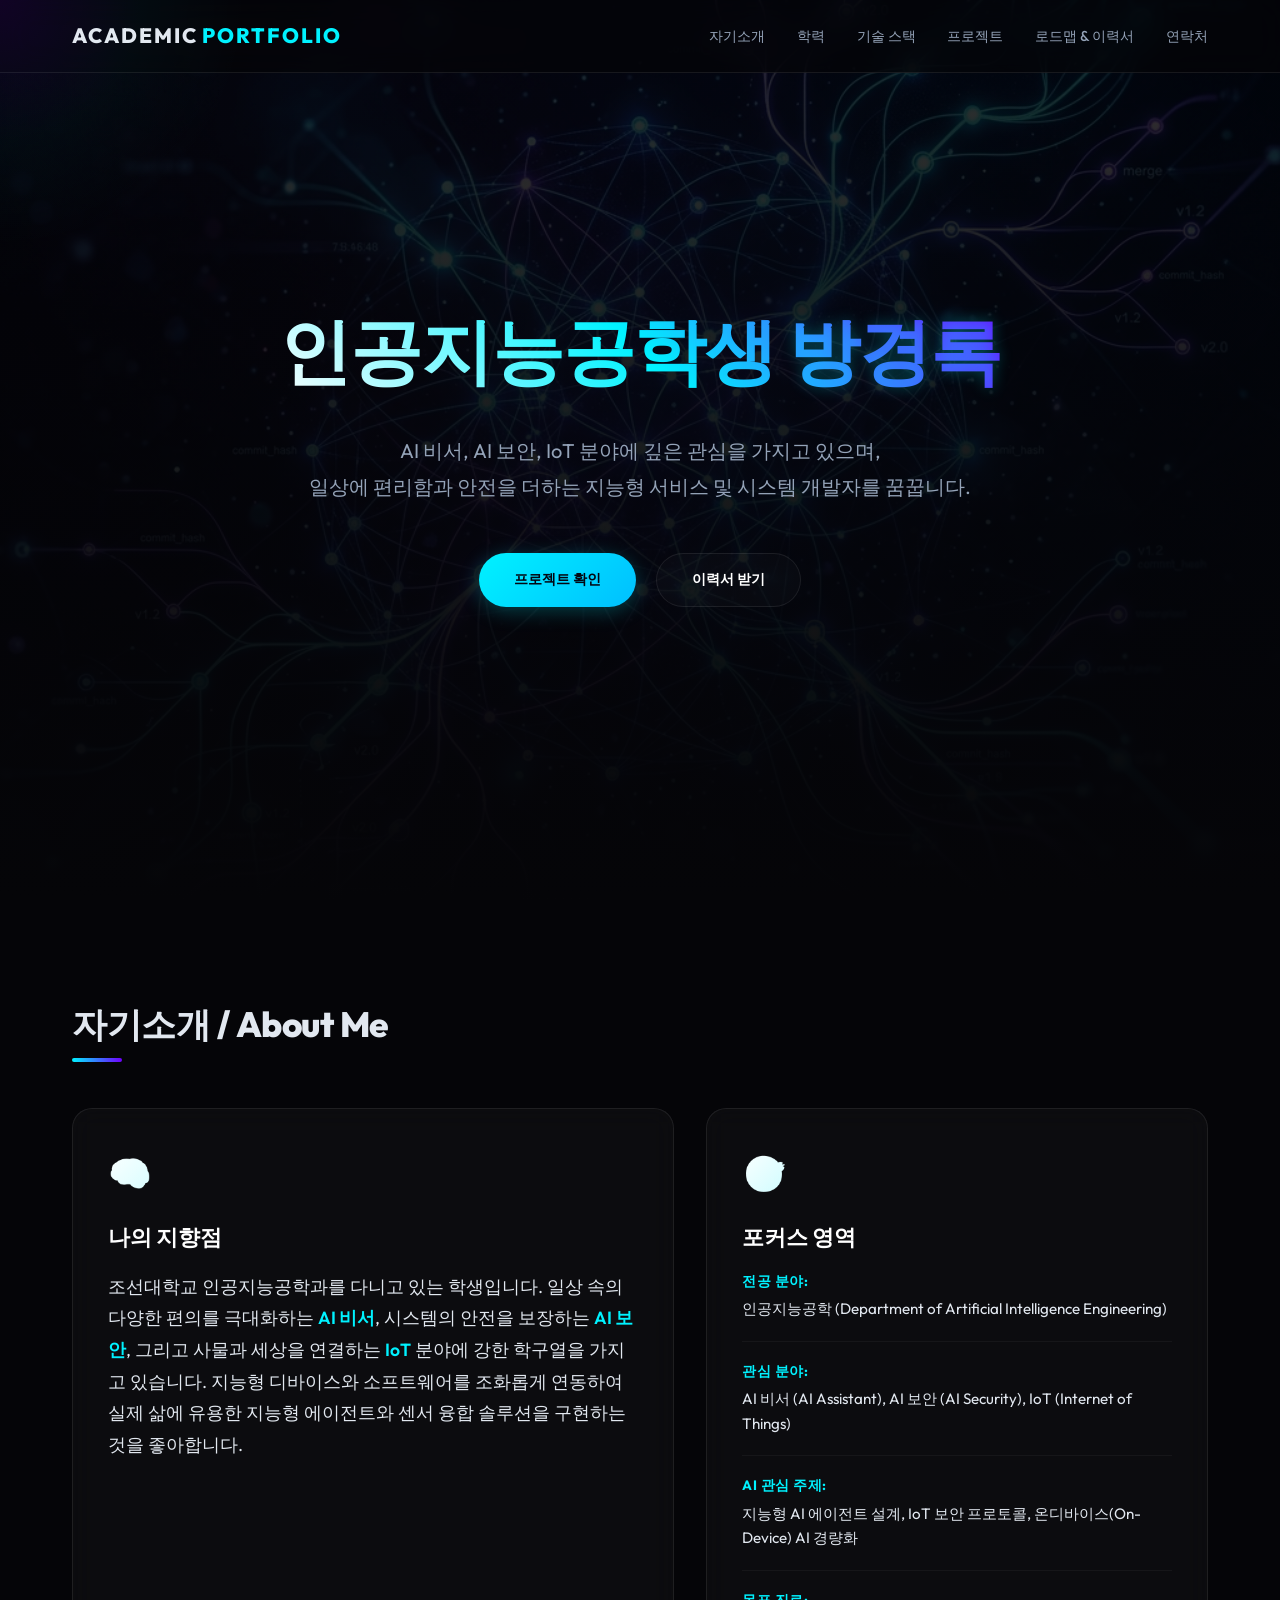
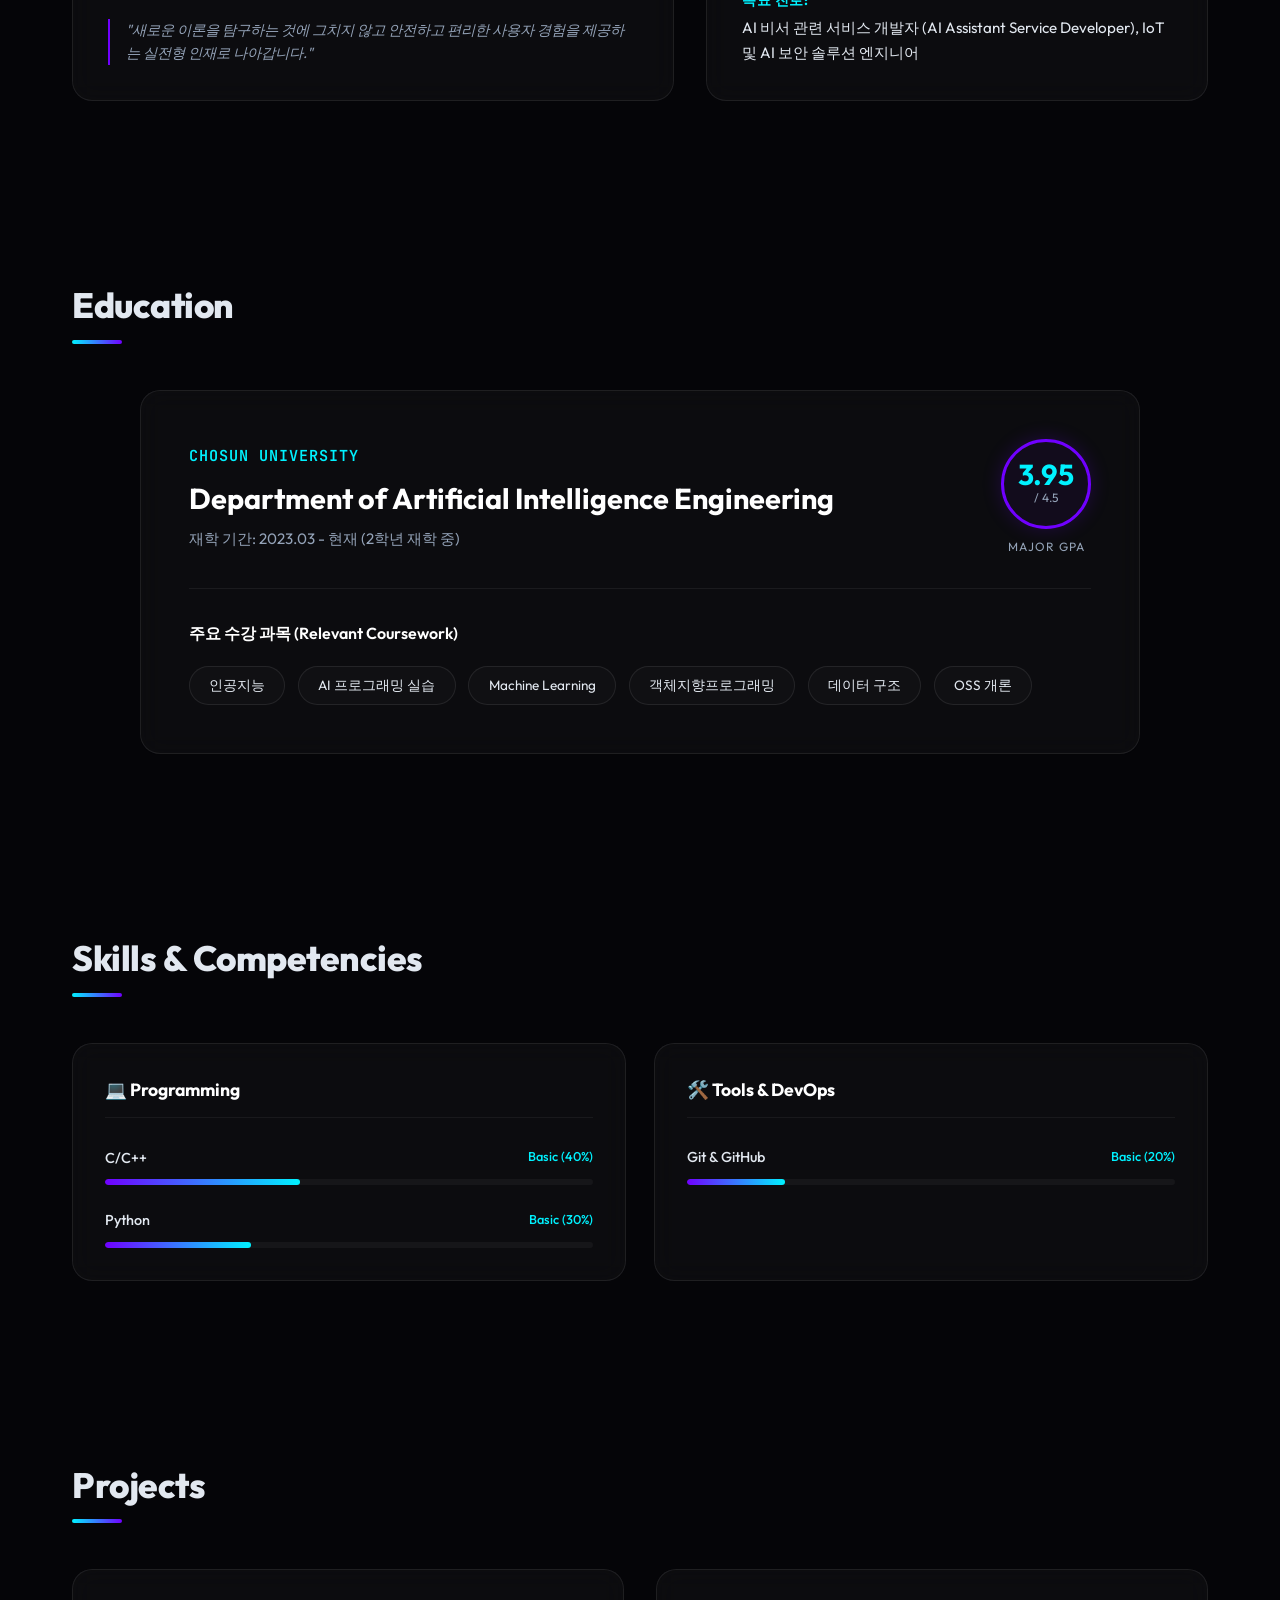
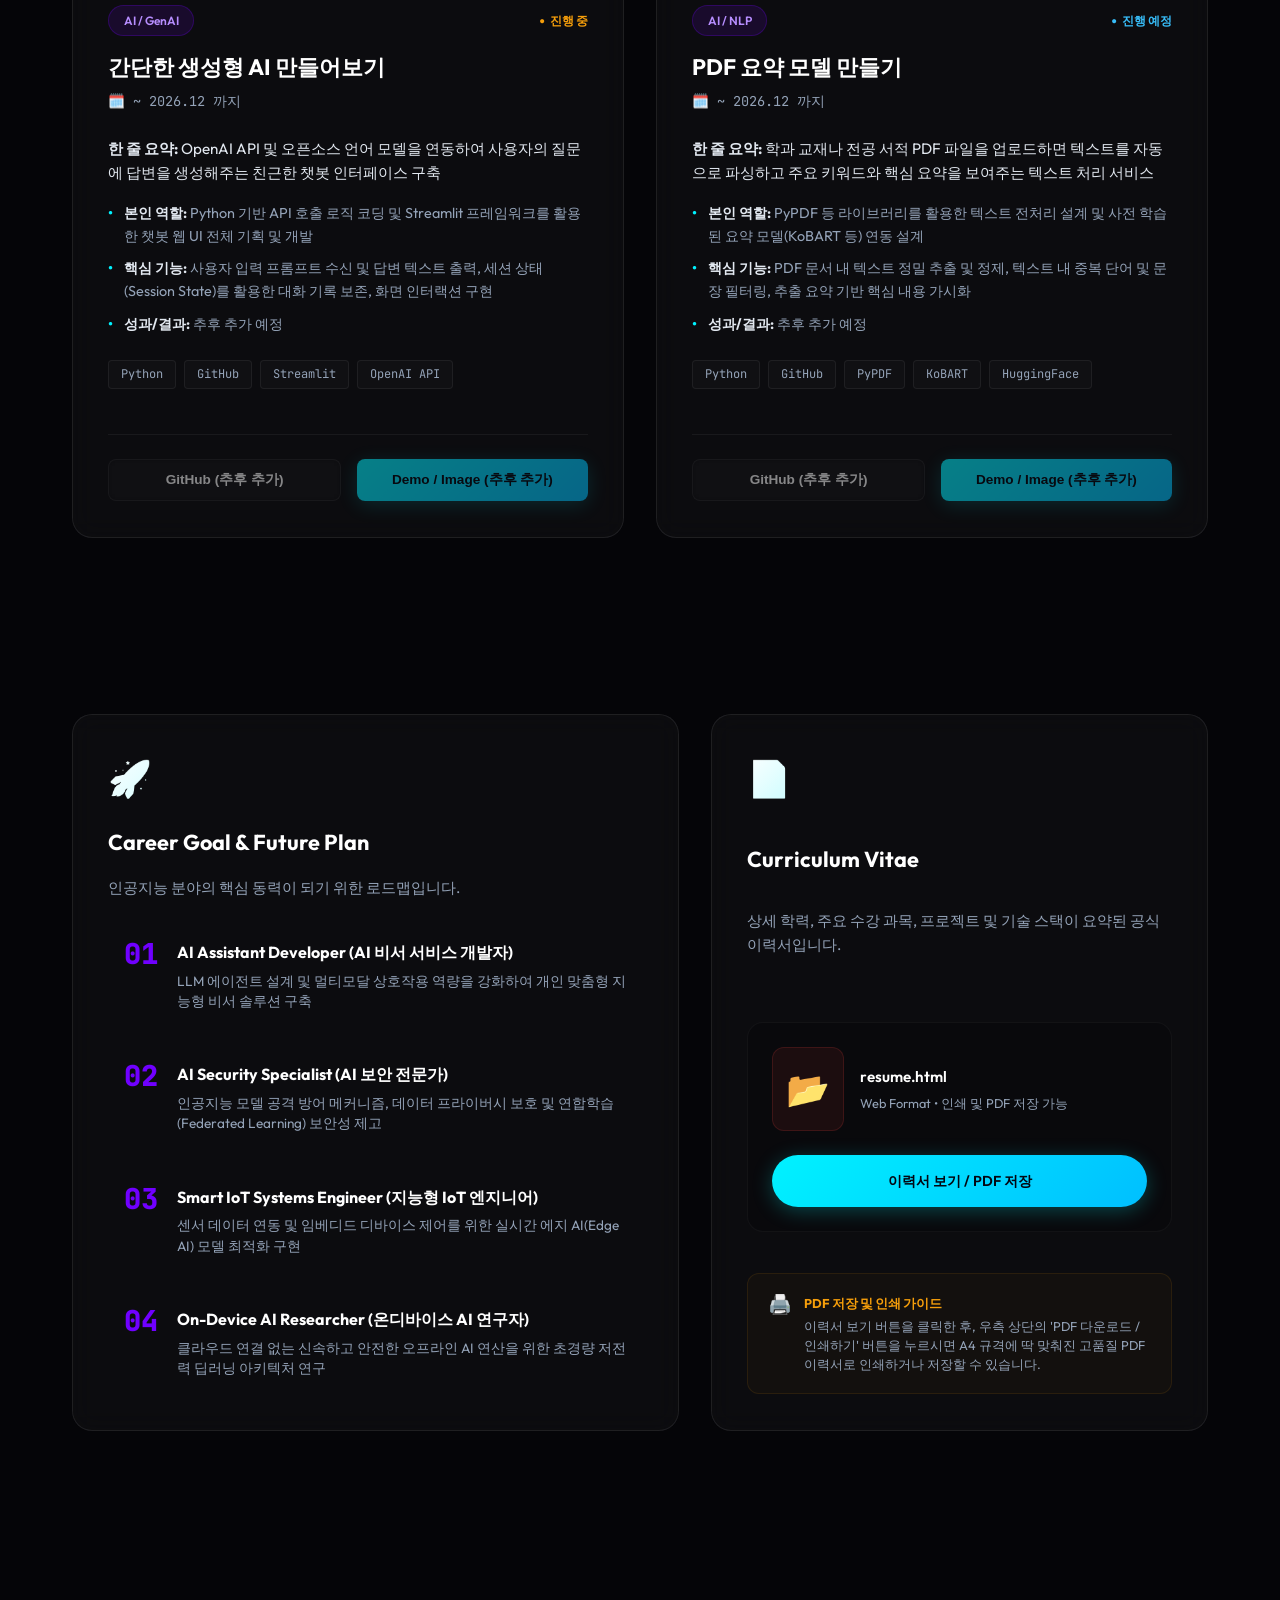
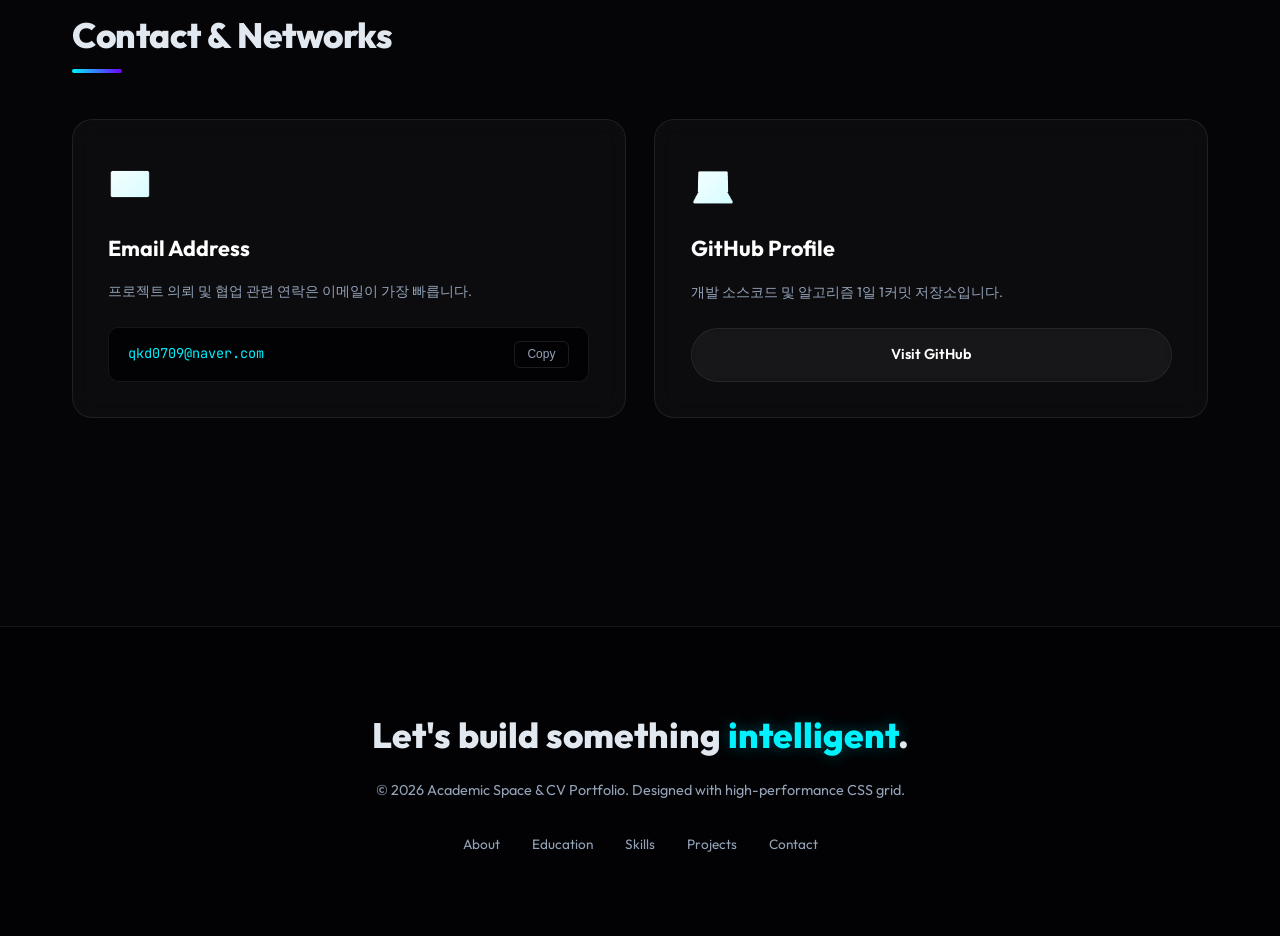
<file: index.html>
<!DOCTYPE html>
<html lang="ko">

<head>
    <meta charset="UTF-8">
    <meta name="viewport" content="width=device-width, initial-scale=1.0">
    <title>AI Engineering Portfolio - 나만의 아카데믹 스페이스</title>
    <meta name="description" content="인공지능 공학을 전공하는 인재의 학업 기록, 보유 기술, 핵심 프로젝트 및 커리어 목표를 정리한 포트폴리오 사이트입니다.">
    <link rel="stylesheet" href="style.css">
    <link rel="preconnect" href="https://fonts.googleapis.com">
    <link rel="preconnect" href="https://fonts.gstatic.com" crossorigin>
    <link
        href="https://fonts.googleapis.com/css2?family=Outfit:wght@300;400;600;700;800&family=JetBrains+Mono:wght@400;500;600&display=swap"
        rel="stylesheet">
</head>

<body>
    <!-- Mouse Glow Effect Background -->
    <div class="cursor-glow"></div>

    <!-- Navigation -->
    <nav>
        <div class="nav-content">
            <div class="logo">ACADEMIC<span>PORTFOLIO</span></div>
            <div class="nav-links">
                <a href="#about">자기소개</a>
                <a href="#education">학력</a>
                <a href="#skills">기술 스택</a>
                <a href="#projects">프로젝트</a>
                <a href="#career-cv">로드맵 & 이력서</a>
                <a href="#contact">연락처</a>
            </div>
        </div>
    </nav>

    <!-- Hero Header -->
    <header class="hero">
        <div class="hero-bg">
            <img src="git_hero_background_1778648820132.png" alt="Background Space">
            <div class="overlay"></div>
        </div>
        <div class="hero-content">
            <h1 class="fade-in-delayed">인공지능공학생 <span class="highlight">방경록</span></h1>
            <p class="fade-in-delayed">AI 비서, AI 보안, IoT 분야에 깊은 관심을 가지고 있으며,<br>일상에 편리함과 안전을 더하는 지능형 서비스 및 시스템 개발자를
                꿈꿉니다.</p>
            <div class="hero-btns fade-in-delayed">
                <a href="#projects" class="btn primary">프로젝트 확인</a>
                <a href="#career-cv" class="btn secondary">이력서 받기</a>
            </div>
        </div>
    </header>

    <main>
        <!-- 1. 자기소개 / About Me -->
        <section id="about" class="content-section">
            <h2 class="section-title">자기소개 / About Me</h2>
            <div class="about-grid">
                <div class="card intro-card">
                    <div class="card-icon">🧠</div>
                    <h3>나의 지향점</h3>
                    <p class="intro-text">
                        조선대학교 인공지능공학과를 다니고 있는 학생입니다. 일상 속의 다양한 편의를 극대화하는 <strong>AI 비서</strong>,
                        시스템의 안전을 보장하는 <strong>AI 보안</strong>, 그리고 사물과 세상을 연결하는 <strong>IoT</strong> 분야에
                        강한 학구열을 가지고 있습니다. 지능형 디바이스와 소프트웨어를 조화롭게 연동하여 실제 삶에 유용한 지능형 에이전트와 센서 융합 솔루션을 구현하는 것을 좋아합니다.
                    </p>
                    <p class="intro-subtext">
                        "새로운 이론을 탐구하는 것에 그치지 않고 안전하고 편리한 사용자 경험을 제공하는 실전형 인재로 나아갑니다."
                    </p>
                </div>
                <div class="card details-card">
                    <div class="card-icon">🎯</div>
                    <h3>포커스 영역</h3>
                    <ul class="interest-list">
                        <li><strong>전공 분야:</strong> 인공지능공학 (Department of Artificial Intelligence Engineering)</li>
                        <li><strong>관심 분야:</strong> AI 비서 (AI Assistant), AI 보안 (AI Security), IoT (Internet of Things)
                        </li>
                        <li><strong>AI 관심 주제:</strong> 지능형 AI 에이전트 설계, IoT 보안 프로토콜, 온디바이스(On-Device) AI 경량화</li>
                        <li><strong>목표 진로:</strong> AI 비서 관련 서비스 개발자 (AI Assistant Service Developer), IoT 및 AI 보안 솔루션
                            엔지니어</li>
                    </ul>
                </div>
            </div>
        </section>

        <!-- 2. Education -->
        <section id="education" class="content-section">
            <h2 class="section-title">Education</h2>
            <div class="education-container">
                <div class="card education-card">
                    <div class="education-header">
                        <div class="edu-info">
                            <span class="edu-institution">Chosun University</span>
                            <h3>Department of Artificial Intelligence Engineering</h3>
                            <p class="edu-meta">재학 기간: 2023.03 - 현재 (2학년 재학 중)</p>
                        </div>
                        <div class="gpa-container">
                            <div class="gpa-ring">
                                <span class="gpa-score">3.95</span>
                                <span class="gpa-scale">/ 4.5</span>
                            </div>
                            <span class="gpa-text">Major GPA</span>
                        </div>
                    </div>
                    <div class="coursework-section">
                        <h4>주요 수강 과목 (Relevant Coursework)</h4>
                        <div class="coursework-tags">
                            <span>인공지능</span>
                            <span>AI 프로그래밍 실습</span>
                            <span>Machine Learning</span>
                            <span>객체지향프로그래밍</span>
                            <span>데이터 구조</span>
                            <span>OSS 개론</span>
                        </div>
                    </div>
                </div>
            </div>
        </section>

        <!-- 3. Skills -->
        <section id="skills" class="content-section">
            <h2 class="section-title">Skills & Competencies</h2>
            <div class="skills-grid">
                <!-- Programming Languages -->
                <div class="card skill-card">
                    <div class="skill-category-title">💻 Programming</div>
                    <div class="skill-list">
                        <div class="skill-item">
                            <div class="skill-info">
                                <span>C/C++</span>
                                <span class="level">Basic (40%)</span>
                            </div>
                            <div class="progress-bar">
                                <div class="progress" data-width="40%"></div>
                            </div>
                        </div>
                        <div class="skill-item">
                            <div class="skill-info">
                                <span>Python</span>
                                <span class="level">Basic (30%)</span>
                            </div>
                            <div class="progress-bar">
                                <div class="progress" data-width="30%"></div>
                            </div>
                        </div>
                    </div>
                </div>

                <!-- Version Control & Tools -->
                <div class="card skill-card">
                    <div class="skill-category-title">🛠️ Tools & DevOps</div>
                    <div class="skill-list">
                        <div class="skill-item">
                            <div class="skill-info">
                                <span>Git & GitHub</span>
                                <span class="level">Basic (20%)</span>
                            </div>
                            <div class="progress-bar">
                                <div class="progress" data-width="20%"></div>
                            </div>
                        </div>
                    </div>
                </div>
            </div>
        </section>

        <!-- 4. Projects -->
        <section id="projects" class="content-section">
            <h2 class="section-title">Projects</h2>
            <div class="projects-grid">
                <!-- Project 1 -->
                <div class="card project-card">
                    <div class="project-header">
                        <div class="project-tags">
                            <span class="p-badge ai">AI / GenAI</span>
                            <span class="p-status building">진행 중</span>
                        </div>
                        <h3>간단한 생성형 AI 만들어보기</h3>
                        <p class="project-period">🗓️ ~ 2026.12 까지</p>
                    </div>
                    <div class="project-body">
                        <p class="project-summary"><strong>한 줄 요약:</strong> OpenAI API 및 오픈소스 언어 모델을 연동하여 사용자의 질문에 답변을
                            생성해주는 친근한 챗봇 인터페이스 구축</p>
                        <ul class="project-details">
                            <li><strong>본인 역할:</strong> Python 기반 API 호출 로직 코딩 및 Streamlit 프레임워크를 활용한 챗봇 웹 UI 전체 기획 및 개발
                            </li>
                            <li><strong>핵심 기능:</strong> 사용자 입력 프롬프트 수신 및 답변 텍스트 출력, 세션 상태(Session State)를 활용한 대화 기록 보존,
                                화면 인터랙션 구현</li>
                            <li><strong>성과/결과:</strong> 추후 추가 예정</li>
                        </ul>
                        <div class="tech-stack-container">
                            <span>Python</span>
                            <span>GitHub</span>
                            <span>Streamlit</span>
                            <span>OpenAI API</span>
                        </div>
                    </div>
                    <div class="project-footer">
                        <button class="btn secondary link-btn" disabled
                            style="opacity: 0.5; pointer-events: none; cursor: not-allowed;">GitHub (추후 추가)</button>
                        <button class="btn primary link-btn" disabled
                            style="opacity: 0.5; pointer-events: none; cursor: not-allowed;">Demo / Image (추후
                            추가)</button>
                    </div>
                </div>

                <!-- Project 2 -->
                <div class="card project-card">
                    <div class="project-header">
                        <div class="project-tags">
                            <span class="p-badge ai">AI / NLP</span>
                            <span class="p-status planned">진행 예정</span>
                        </div>
                        <h3>PDF 요약 모델 만들기</h3>
                        <p class="project-period">🗓️ ~ 2026.12 까지</p>
                    </div>
                    <div class="project-body">
                        <p class="project-summary"><strong>한 줄 요약:</strong> 학과 교재나 전공 서적 PDF 파일을 업로드하면 텍스트를 자동으로 파싱하고 주요
                            키워드와 핵심 요약을 보여주는 텍스트 처리 서비스</p>
                        <ul class="project-details">
                            <li><strong>본인 역할:</strong> PyPDF 등 라이브러리를 활용한 텍스트 전처리 설계 및 사전 학습된 요약 모델(KoBART 등) 연동 설계
                            </li>
                            <li><strong>핵심 기능:</strong> PDF 문서 내 텍스트 정밀 추출 및 정제, 텍스트 내 중복 단어 및 문장 필터링, 추출 요약 기반 핵심 내용
                                가시화</li>
                            <li><strong>성과/결과:</strong> 추후 추가 예정</li>
                        </ul>
                        <div class="tech-stack-container">
                            <span>Python</span>
                            <span>GitHub</span>
                            <span>PyPDF</span>
                            <span>KoBART</span>
                            <span>HuggingFace</span>
                        </div>
                    </div>
                    <div class="project-footer">
                        <button class="btn secondary link-btn" disabled
                            style="opacity: 0.5; pointer-events: none; cursor: not-allowed;">GitHub (추후 추가)</button>
                        <button class="btn primary link-btn" disabled
                            style="opacity: 0.5; pointer-events: none; cursor: not-allowed;">Demo / Image (추후
                            추가)</button>
                    </div>
                </div>
            </div>
        </section>


        <!-- 6. Career Goal / Future Plan & CV / Resume PDF -->
        <section id="career-cv" class="content-section">
            <div class="career-cv-grid">
                <!-- 8. Career Goal / Future Plan -->
                <div class="card career-card">
                    <div class="card-icon">🚀</div>
                    <h3>Career Goal & Future Plan</h3>
                    <p class="card-desc">인공지능 분야의 핵심 동력이 되기 위한 로드맵입니다.</p>
                    <div class="pathway">
                        <div class="pathway-item">
                            <span class="path-num">01</span>
                            <div class="path-details">
                                <h4>AI Assistant Developer (AI 비서 서비스 개발자)</h4>
                                <p>LLM 에이전트 설계 및 멀티모달 상호작용 역량을 강화하여 개인 맞춤형 지능형 비서 솔루션 구축</p>
                            </div>
                        </div>
                        <div class="pathway-item">
                            <span class="path-num">02</span>
                            <div class="path-details">
                                <h4>AI Security Specialist (AI 보안 전문가)</h4>
                                <p>인공지능 모델 공격 방어 메커니즘, 데이터 프라이버시 보호 및 연합학습(Federated Learning) 보안성 제고</p>
                            </div>
                        </div>
                        <div class="pathway-item">
                            <span class="path-num">03</span>
                            <div class="path-details">
                                <h4>Smart IoT Systems Engineer (지능형 IoT 엔지니어)</h4>
                                <p>센서 데이터 연동 및 임베디드 디바이스 제어를 위한 실시간 에지 AI(Edge AI) 모델 최적화 구현</p>
                            </div>
                        </div>
                        <div class="pathway-item">
                            <span class="path-num">04</span>
                            <div class="path-details">
                                <h4>On-Device AI Researcher (온디바이스 AI 연구자)</h4>
                                <p>클라우드 연결 없는 신속하고 안전한 오프라인 AI 연산을 위한 초경량 저전력 딥러닝 아키텍처 연구</p>
                            </div>
                        </div>
                    </div>
                </div>

                <!-- 6. CV / Resume PDF -->
                <div class="card cv-card">
                    <div class="card-icon">📄</div>
                    <h3>Curriculum Vitae</h3>
                    <p class="card-desc">상세 학력, 주요 수강 과목, 프로젝트 및 기술 스택이 요약된 공식 이력서입니다.</p>

                    <div class="download-container">
                        <div class="pdf-box">
                            <div class="pdf-icon">📂</div>
                            <div class="pdf-info">
                                <span class="pdf-title">resume.html</span>
                                <span class="pdf-meta">Web Format • 인쇄 및 PDF 저장 가능</span>
                            </div>
                        </div>
                        <a href="./resume.html" target="_blank" class="btn primary cv-download-btn">이력서 보기 / PDF 저장</a>
                    </div>

                    <div class="security-warning">
                        <span class="warning-icon">🖨️</span>
                        <div class="warning-text">
                            <strong>PDF 저장 및 인쇄 가이드</strong>
                            <p>이력서 보기 버튼을 클릭한 후, 우측 상단의 'PDF 다운로드 / 인쇄하기' 버튼을 누르시면 A4 규격에 딱 맞춰진 고품질 PDF 이력서로 인쇄하거나 저장할 수 있습니다.</p>
                        </div>
                    </div>
                </div>
            </div>
        </section>

        <!-- 7. Contact -->
        <section id="contact" class="content-section">
            <h2 class="section-title">Contact & Networks</h2>
            <div class="contact-grid">
                <!-- Contact Item 1: Email -->
                <div class="card contact-card">
                    <div class="card-icon">✉️</div>
                    <h3>Email Address</h3>
                    <p class="contact-desc">프로젝트 의뢰 및 협업 관련 연락은 이메일이 가장 빠릅니다.</p>
                    <div class="code-box">
                        <code>qkd0709@naver.com</code>
                        <button class="copy-btn">Copy</button>
                    </div>
                </div>

                <!-- Contact Item 2: GitHub -->
                <div class="card contact-card">
                    <div class="card-icon">💻</div>
                    <h3>GitHub Profile</h3>
                    <p class="contact-desc">개발 소스코드 및 알고리즘 1일 1커밋 저장소입니다.</p>
                    <a href="https://github.com/qkd0709" target="_blank" class="btn secondary block-btn">Visit
                        GitHub</a>
                </div>
            </div>
        </section>
    </main>

    <!-- Footer -->
    <footer>
        <div class="footer-content">
            <h2>Let's build something <span class="highlight">intelligent</span>.</h2>
            <p>&copy; 2026 Academic Space & CV Portfolio. Designed with high-performance CSS grid.</p>
            <div class="footer-links">
                <a href="#about">About</a>
                <a href="#education">Education</a>
                <a href="#skills">Skills</a>
                <a href="#projects">Projects</a>
                <a href="#contact">Contact</a>
            </div>
        </div>
    </footer>

    <script src="script.js"></script>
</body>

</html>
</file>
<file: style.css>
:root {
    --primary: #00f2ff;
    --secondary: #7000ff;
    --bg-dark: #050508;
    --card-bg: rgba(255, 255, 255, 0.03);
    --card-border: rgba(255, 255, 255, 0.08);
    --text-main: #e2e8f0;
    --text-muted: #94a3b8;
    --font-sans: 'Outfit', sans-serif;
    --font-mono: 'JetBrains Mono', monospace;
    --transition: all 0.4s cubic-bezier(0.16, 1, 0.3, 1);
    --glow-shadow: 0 0 25px rgba(0, 242, 255, 0.15);
}

* {
    margin: 0;
    padding: 0;
    box-sizing: border-box;
}

html {
    scroll-behavior: smooth;
}

body {
    background-color: var(--bg-dark);
    color: var(--text-main);
    font-family: var(--font-sans);
    line-height: 1.6;
    overflow-x: hidden;
}

/* Custom Cursor Glow */
.cursor-glow {
    position: fixed;
    width: 500px;
    height: 500px;
    background: radial-gradient(circle, rgba(112, 0, 255, 0.12) 0%, rgba(0, 242, 255, 0.03) 40%, transparent 70%);
    border-radius: 50%;
    pointer-events: none;
    transform: translate(-50%, -50%);
    z-index: 9999;
    mix-blend-mode: screen;
    transition: width 0.3s ease, height 0.3s ease;
}

/* Navigation */
nav {
    position: fixed;
    top: 0;
    width: 100%;
    padding: 1.2rem 0;
    z-index: 1000;
    backdrop-filter: blur(16px);
    -webkit-backdrop-filter: blur(16px);
    border-bottom: 1px solid var(--card-border);
    background: rgba(5, 5, 8, 0.7);
}

.nav-content {
    max-width: 1200px;
    margin: 0 auto;
    display: flex;
    justify-content: space-between;
    align-items: center;
    padding: 0 2rem;
}

.logo {
    font-size: 1.3rem;
    font-weight: 800;
    letter-spacing: 2px;
    color: var(--text-main);
}

.logo span {
    color: var(--primary);
    margin-left: 4px;
}

.nav-links a {
    color: var(--text-muted);
    text-decoration: none;
    margin-left: 1.8rem;
    font-size: 0.9rem;
    font-weight: 500;
    transition: var(--transition);
}

.nav-links a:hover {
    color: var(--primary);
    text-shadow: 0 0 10px rgba(0, 242, 255, 0.4);
}

/* Hero Section */
.hero {
    height: 100vh;
    display: flex;
    align-items: center;
    justify-content: center;
    text-align: center;
    position: relative;
    padding: 0 2rem;
}

.hero-bg {
    position: absolute;
    top: 0;
    left: 0;
    width: 100%;
    height: 100%;
    z-index: -1;
    overflow: hidden;
}

.hero-bg img {
    width: 100%;
    height: 100%;
    object-fit: cover;
    filter: brightness(0.2) saturate(1.2);
}

.overlay {
    position: absolute;
    top: 0;
    left: 0;
    width: 100%;
    height: 100%;
    background: linear-gradient(to bottom, transparent, var(--bg-dark));
}

.hero-content h1 {
    font-size: clamp(2.5rem, 8vw, 4.5rem);
    font-weight: 800;
    margin-bottom: 1.5rem;
    background: linear-gradient(45deg, #fff, var(--primary), var(--secondary));
    -webkit-background-clip: text;
    -webkit-text-fill-color: transparent;
    letter-spacing: -1px;
}

.hero-content p {
    font-size: clamp(1rem, 3vw, 1.25rem);
    color: var(--text-muted);
    margin-bottom: 3rem;
    max-width: 700px;
    margin-left: auto;
    margin-right: auto;
    line-height: 1.8;
}

.hero-btns {
    display: flex;
    gap: 1.2rem;
    justify-content: center;
}

.btn {
    padding: 0.9rem 2.2rem;
    border-radius: 50px;
    text-decoration: none;
    font-weight: 600;
    transition: var(--transition);
    font-size: 0.9rem;
    display: inline-flex;
    align-items: center;
    justify-content: center;
    cursor: pointer;
}

.btn.primary {
    background: linear-gradient(135deg, var(--primary), #00bfff);
    color: #030712;
    box-shadow: 0 4px 20px rgba(0, 242, 255, 0.25);
    border: none;
}

.btn.primary:hover {
    box-shadow: 0 6px 30px rgba(0, 242, 255, 0.45);
    transform: translateY(-3px);
}

.btn.secondary {
    border: 1px solid var(--card-border);
    background: rgba(255, 255, 255, 0.02);
    color: #fff;
    backdrop-filter: blur(5px);
}

.btn.secondary:hover {
    background: rgba(255, 255, 255, 0.08);
    border-color: var(--primary);
    transform: translateY(-3px);
}

/* Avatar Section */
.avatar-container {
    margin-bottom: 2rem;
}

.avatar {
    width: 140px;
    height: 140px;
    border-radius: 50%;
    border: 3px solid var(--primary);
    box-shadow: 0 0 30px rgba(0, 242, 255, 0.3);
    transition: var(--transition);
    object-fit: cover;
}

.avatar:hover {
    transform: scale(1.06) rotate(4deg);
    box-shadow: 0 0 45px rgba(0, 242, 255, 0.5), 0 0 15px rgba(112, 0, 255, 0.3);
}

.highlight {
    color: var(--primary);
    text-shadow: 0 0 15px rgba(0, 242, 255, 0.3);
}

/* Common Layout Elements */
main {
    max-width: 1200px;
    margin: 0 auto;
    padding: 0 2rem 8rem 2rem;
}

.content-section {
    padding-top: 6rem;
    margin-bottom: 5rem;
}

.section-title {
    font-size: 2.2rem;
    font-weight: 800;
    margin-bottom: 3.5rem;
    position: relative;
    display: inline-block;
    letter-spacing: -0.5px;
}

.section-title::after {
    content: '';
    position: absolute;
    bottom: -10px;
    left: 0;
    width: 50px;
    height: 4px;
    background: linear-gradient(90deg, var(--primary), var(--secondary));
    border-radius: 2px;
}

/* Glass Cards */
.card {
    background: var(--card-bg);
    border: 1px solid var(--card-border);
    padding: 2.2rem;
    border-radius: 20px;
    transition: var(--transition);
    position: relative;
    overflow: hidden;
    backdrop-filter: blur(12px);
    -webkit-backdrop-filter: blur(12px);
}

.card:hover {
    border-color: rgba(0, 242, 255, 0.3);
    transform: translateY(-6px);
    background: rgba(255, 255, 255, 0.05);
    box-shadow: 0 15px 35px rgba(0, 0, 0, 0.3);
}

.card-icon {
    font-size: 2.2rem;
    margin-bottom: 1.2rem;
    background: linear-gradient(135deg, #fff, var(--primary));
    -webkit-background-clip: text;
    -webkit-text-fill-color: transparent;
}

.card h3 {
    font-size: 1.35rem;
    font-weight: 700;
    margin-bottom: 1rem;
    color: #fff;
}

.card-desc {
    color: var(--text-muted);
    font-size: 0.95rem;
    margin-bottom: 1.5rem;
}

/* 1. About Me / 자기소개 */
.about-grid {
    display: grid;
    grid-template-columns: 1.2fr 1fr;
    gap: 2rem;
}

.intro-card {
    display: flex;
    flex-direction: column;
    justify-content: space-between;
}

.intro-text {
    font-size: 1.1rem;
    line-height: 1.8;
    color: var(--text-main);
    margin-bottom: 1.5rem;
}

.intro-text strong {
    color: var(--primary);
    font-weight: 600;
}

.intro-subtext {
    font-size: 0.9rem;
    color: var(--text-muted);
    border-left: 2px solid var(--secondary);
    padding-left: 1rem;
    font-style: italic;
    margin-top: auto;
}

.interest-list {
    list-style: none;
}

.interest-list li {
    margin-bottom: 1.2rem;
    padding-bottom: 1.2rem;
    border-bottom: 1px solid rgba(255, 255, 255, 0.04);
    font-size: 0.95rem;
}

.interest-list li:last-child {
    margin-bottom: 0;
    padding-bottom: 0;
    border-bottom: none;
}

.interest-list strong {
    color: var(--primary);
    display: block;
    margin-bottom: 0.3rem;
    font-size: 0.85rem;
    text-transform: uppercase;
    letter-spacing: 0.5px;
}

/* 2. Education */
.education-container {
    max-width: 1000px;
    margin: 0 auto;
}

.education-card {
    padding: 3rem;
}

.education-header {
    display: flex;
    justify-content: space-between;
    align-items: center;
    flex-wrap: wrap;
    gap: 2rem;
    margin-bottom: 2rem;
}

.edu-institution {
    font-family: var(--font-mono);
    color: var(--primary);
    font-size: 0.95rem;
    letter-spacing: 1px;
    font-weight: 600;
    text-transform: uppercase;
}

.education-header h3 {
    font-size: 1.8rem;
    margin: 0.4rem 0;
}

.edu-meta {
    color: var(--text-muted);
    font-size: 0.95rem;
}

.gpa-container {
    text-align: center;
    display: flex;
    flex-direction: column;
    align-items: center;
}

.gpa-ring {
    width: 90px;
    height: 90px;
    border-radius: 50%;
    border: 3px solid var(--secondary);
    display: flex;
    flex-direction: column;
    justify-content: center;
    align-items: center;
    background: rgba(112, 0, 255, 0.05);
    box-shadow: 0 0 20px rgba(112, 0, 255, 0.2);
}

.gpa-score {
    font-size: 1.8rem;
    font-weight: 700;
    color: var(--primary);
    line-height: 1;
}

.gpa-scale {
    font-size: 0.75rem;
    color: var(--text-muted);
}

.gpa-text {
    font-size: 0.75rem;
    color: var(--text-muted);
    margin-top: 0.5rem;
    text-transform: uppercase;
    letter-spacing: 1px;
}

.coursework-section {
    border-top: 1px solid rgba(255, 255, 255, 0.06);
    padding-top: 2rem;
}

.coursework-section h4 {
    font-size: 1rem;
    margin-bottom: 1.2rem;
    color: #fff;
    font-weight: 600;
}

.coursework-tags {
    display: flex;
    flex-wrap: wrap;
    gap: 0.8rem;
}

.coursework-tags span {
    background: rgba(255, 255, 255, 0.02);
    border: 1px solid rgba(255, 255, 255, 0.08);
    color: var(--text-main);
    padding: 0.5rem 1.2rem;
    border-radius: 50px;
    font-size: 0.85rem;
    transition: var(--transition);
}

.coursework-tags span:hover {
    border-color: var(--primary);
    background: rgba(0, 242, 255, 0.05);
    color: var(--primary);
}

/* 3. Skills */
.skills-grid {
    display: grid;
    grid-template-columns: repeat(auto-fit, minmax(260px, 1fr));
    gap: 1.8rem;
}

.skill-card {
    padding: 2rem;
}

.skill-category-title {
    font-size: 1.1rem;
    font-weight: 700;
    color: #fff;
    margin-bottom: 1.8rem;
    border-bottom: 1px solid rgba(255, 255, 255, 0.05);
    padding-bottom: 0.8rem;
}

.skill-list {
    display: flex;
    flex-direction: column;
    gap: 1.5rem;
}

.skill-item {
    display: flex;
    flex-direction: column;
    gap: 0.6rem;
}

.skill-info {
    display: flex;
    justify-content: space-between;
    font-size: 0.9rem;
    font-weight: 500;
}

.skill-info .level {
    color: var(--primary);
    font-size: 0.8rem;
}

.progress-bar {
    width: 100%;
    height: 6px;
    background: rgba(255, 255, 255, 0.04);
    border-radius: 10px;
    overflow: hidden;
}

.progress {
    height: 100%;
    background: linear-gradient(90deg, var(--secondary), var(--primary));
    border-radius: 10px;
    width: 0;
    transition: width 1.2s cubic-bezier(0.16, 1, 0.3, 1);
}

/* 4. Projects */
.projects-grid {
    display: grid;
    grid-template-columns: repeat(auto-fit, minmax(460px, 1fr));
    gap: 2rem;
}

.project-card {
    display: flex;
    flex-direction: column;
    justify-content: space-between;
    height: 100%;
}

.project-header {
    margin-bottom: 1.5rem;
}

.project-tags {
    display: flex;
    justify-content: space-between;
    align-items: center;
    margin-bottom: 1rem;
}

.p-badge {
    padding: 0.3rem 0.9rem;
    border-radius: 50px;
    font-size: 0.75rem;
    font-weight: 600;
}

.p-badge.ai {
    background: rgba(112, 0, 255, 0.12);
    color: #b78eff;
    border: 1px solid rgba(112, 0, 255, 0.25);
}

.p-badge.web {
    background: rgba(0, 242, 255, 0.08);
    color: var(--primary);
    border: 1px solid rgba(0, 242, 255, 0.2);
}

.p-status {
    font-size: 0.75rem;
    color: #10b981;
    font-weight: 600;
    display: inline-flex;
    align-items: center;
    gap: 0.3rem;
}

.p-status::before {
    content: '●';
    font-size: 0.6rem;
}

.p-status.building {
    color: #f59e0b;
}

.p-status.planned {
    color: #38bdf8;
}

.project-header h3 {
    font-size: 1.4rem;
    line-height: 1.4;
    color: #fff;
    margin-bottom: 0.5rem;
}

.project-period {
    color: var(--text-muted);
    font-size: 0.85rem;
    font-family: var(--font-mono);
}

.project-body {
    flex-grow: 1;
    margin-bottom: 1.8rem;
}

.project-summary {
    font-size: 0.95rem;
    line-height: 1.6;
    margin-bottom: 1rem;
    color: var(--text-main);
}

.project-details {
    list-style: none;
    margin-bottom: 1.5rem;
}

.project-details li {
    font-size: 0.9rem;
    color: var(--text-muted);
    margin-bottom: 0.6rem;
    padding-left: 1rem;
    position: relative;
    line-height: 1.6;
}

.project-details li::before {
    content: '•';
    color: var(--primary);
    position: absolute;
    left: 0;
    font-weight: bold;
}

.project-details strong {
    color: var(--text-main);
}

.tech-stack-container {
    display: flex;
    flex-wrap: wrap;
    gap: 0.5rem;
    margin-bottom: 1rem;
}

.tech-stack-container span {
    background: rgba(255, 255, 255, 0.02);
    border: 1px solid rgba(255, 255, 255, 0.06);
    color: var(--text-muted);
    font-family: var(--font-mono);
    padding: 0.25rem 0.75rem;
    border-radius: 4px;
    font-size: 0.75rem;
}

.project-results {
    font-size: 0.9rem;
    color: var(--primary);
    background: rgba(0, 242, 255, 0.03);
    padding: 0.8rem 1.2rem;
    border-radius: 10px;
    border-left: 3px solid var(--primary);
    line-height: 1.5;
}

.project-footer {
    display: flex;
    gap: 1rem;
    border-top: 1px solid rgba(255, 255, 255, 0.05);
    padding-top: 1.5rem;
}

.project-footer .link-btn {
    flex: 1;
    padding: 0.7rem;
    font-size: 0.85rem;
    border-radius: 8px;
}

/* 5. Experience Timeline */
.experience-timeline {
    position: relative;
    max-width: 900px;
    margin: 0 auto;
    padding: 2rem 0;
}

.experience-timeline::before {
    content: '';
    position: absolute;
    top: 0;
    bottom: 0;
    left: 30px;
    width: 2px;
    background: linear-gradient(to bottom, var(--secondary), var(--primary), transparent);
}

.timeline-item {
    position: relative;
    margin-bottom: 3.5rem;
    padding-left: 70px;
}

.timeline-item:last-child {
    margin-bottom: 0;
}

.timeline-marker {
    position: absolute;
    left: 21px;
    top: 26px;
    width: 20px;
    height: 20px;
    border-radius: 50%;
    background: var(--bg-dark);
    border: 3px solid var(--primary);
    box-shadow: 0 0 15px var(--primary);
    z-index: 10;
    transition: var(--transition);
}

.timeline-item:hover .timeline-marker {
    transform: scale(1.3);
    background: var(--primary);
    box-shadow: 0 0 25px var(--primary);
}

.timeline-content {
    padding: 2rem;
}

.timeline-date {
    font-family: var(--font-mono);
    color: var(--primary);
    font-size: 0.85rem;
    font-weight: 600;
    display: inline-block;
    margin-bottom: 0.5rem;
}

.timeline-content h3 {
    font-size: 1.25rem;
    margin-bottom: 0.4rem;
}

.timeline-role {
    color: #fff;
    font-size: 0.9rem;
    font-weight: 500;
    margin-bottom: 1rem;
}

.timeline-desc {
    color: var(--text-muted);
    font-size: 0.9rem;
    line-height: 1.7;
}

/* 6. Career & CV PDF Download */
.career-cv-grid {
    display: grid;
    grid-template-columns: 1.1fr 0.9fr;
    gap: 2rem;
}

.pathway {
    display: flex;
    flex-direction: column;
    gap: 1.2rem;
    margin-top: 1.5rem;
}

.pathway-item {
    display: flex;
    gap: 1.2rem;
    align-items: flex-start;
    padding: 1rem;
    border-radius: 12px;
    transition: var(--transition);
}

.pathway-item:hover {
    background: rgba(255, 255, 255, 0.02);
}

.path-num {
    font-family: var(--font-mono);
    font-size: 1.8rem;
    font-weight: 800;
    color: var(--secondary);
    line-height: 1;
}

.pathway-item:hover .path-num {
    color: var(--primary);
    text-shadow: 0 0 10px rgba(0, 242, 255, 0.4);
}

.path-details h4 {
    font-size: 1rem;
    color: #fff;
    margin-bottom: 0.3rem;
}

.path-details p {
    color: var(--text-muted);
    font-size: 0.85rem;
    line-height: 1.5;
}

/* CV Download banner */
.cv-card {
    display: flex;
    flex-direction: column;
    justify-content: space-between;
}

.download-container {
    background: rgba(0, 0, 0, 0.2);
    border: 1px solid rgba(255, 255, 255, 0.04);
    border-radius: 16px;
    padding: 1.5rem;
    margin: 1.5rem 0;
}

.pdf-box {
    display: flex;
    align-items: center;
    gap: 1rem;
    margin-bottom: 1.5rem;
}

.pdf-icon {
    font-size: 2.2rem;
    background: rgba(255, 68, 68, 0.08);
    color: #ff4444;
    padding: 0.8rem;
    border-radius: 12px;
    border: 1px solid rgba(255, 68, 68, 0.15);
}

.pdf-info {
    display: flex;
    flex-direction: column;
}

.pdf-title {
    font-weight: 600;
    color: #fff;
    font-size: 0.95rem;
}

.pdf-meta {
    color: var(--text-muted);
    font-size: 0.8rem;
    margin-top: 0.2rem;
}

.cv-download-btn {
    width: 100%;
}

.security-warning {
    display: flex;
    gap: 0.8rem;
    background: rgba(245, 158, 11, 0.03);
    border: 1px solid rgba(245, 158, 11, 0.1);
    padding: 1.2rem;
    border-radius: 12px;
    font-size: 0.8rem;
}

.warning-icon {
    font-size: 1.2rem;
    line-height: 1.2;
}

.warning-text strong {
    color: #f59e0b;
    display: block;
    margin-bottom: 0.2rem;
}

.warning-text p {
    color: var(--text-muted);
    line-height: 1.5;
}

/* 7. Contact */
.contact-grid {
    display: grid;
    grid-template-columns: repeat(auto-fit, minmax(280px, 1fr));
    gap: 1.8rem;
}

.contact-card {
    display: flex;
    flex-direction: column;
    justify-content: space-between;
}

.contact-desc {
    color: var(--text-muted);
    font-size: 0.85rem;
    margin-bottom: 1.5rem;
    line-height: 1.6;
}

.code-box {
    background: #020204;
    padding: 0.8rem 1.2rem;
    border-radius: 10px;
    display: flex;
    justify-content: space-between;
    align-items: center;
    border: 1px solid var(--card-border);
}

.code-box code {
    font-family: var(--font-mono);
    color: var(--primary);
    font-size: 0.85rem;
}

.copy-btn {
    background: transparent;
    border: 1px solid rgba(255, 255, 255, 0.1);
    color: var(--text-muted);
    padding: 0.35rem 0.8rem;
    border-radius: 6px;
    font-size: 0.75rem;
    cursor: pointer;
    transition: var(--transition);
}

.copy-btn:hover {
    background: var(--primary);
    color: #030712;
    border-color: var(--primary);
    box-shadow: 0 0 10px rgba(0, 242, 255, 0.3);
}

.block-btn {
    width: 100%;
}

.btn-group {
    display: flex;
    gap: 0.8rem;
}

.flex-btn {
    flex: 1;
}

/* Footer */
footer {
    background: #020204;
    border-top: 1px solid var(--card-border);
    padding: 5rem 2rem;
    text-align: center;
    position: relative;
    z-index: 10;
}

.footer-content h2 {
    font-size: 2.2rem;
    font-weight: 800;
    margin-bottom: 1rem;
}

.footer-content p {
    color: var(--text-muted);
    font-size: 0.9rem;
    margin-bottom: 2rem;
}

.footer-links {
    display: flex;
    justify-content: center;
    gap: 2rem;
    flex-wrap: wrap;
}

.footer-links a {
    color: var(--text-muted);
    text-decoration: none;
    font-size: 0.85rem;
    transition: var(--transition);
}

.footer-links a:hover {
    color: var(--primary);
}

/* Animations */
@keyframes fadeIn {
    from {
        opacity: 0;
        transform: translateY(25px);
    }
    to {
        opacity: 1;
        transform: translateY(0);
    }
}

.fade-in {
    animation: fadeIn 1s cubic-bezier(0.16, 1, 0.3, 1) forwards;
}

.fade-in-delayed {
    opacity: 0;
    animation: fadeIn 1s cubic-bezier(0.16, 1, 0.3, 1) 0.3s forwards;
}

/* Responsive CSS */
@media (max-width: 1024px) {
    .about-grid {
        grid-template-columns: 1fr;
    }
    
    .career-cv-grid {
        grid-template-columns: 1fr;
    }
}

@media (max-width: 768px) {
    .nav-links {
        display: none;
    }
    
    .hero-btns {
        flex-direction: column;
        align-items: stretch;
    }
    
    .projects-grid {
        grid-template-columns: 1fr;
    }
    
    .experience-timeline::before {
        left: 20px;
    }
    
    .timeline-item {
        padding-left: 45px;
    }
    
    .timeline-marker {
        left: 11px;
    }
    
    .education-card {
        padding: 1.8rem;
    }
    
    .education-header {
        flex-direction: column;
        align-items: flex-start;
    }
}
</file>
